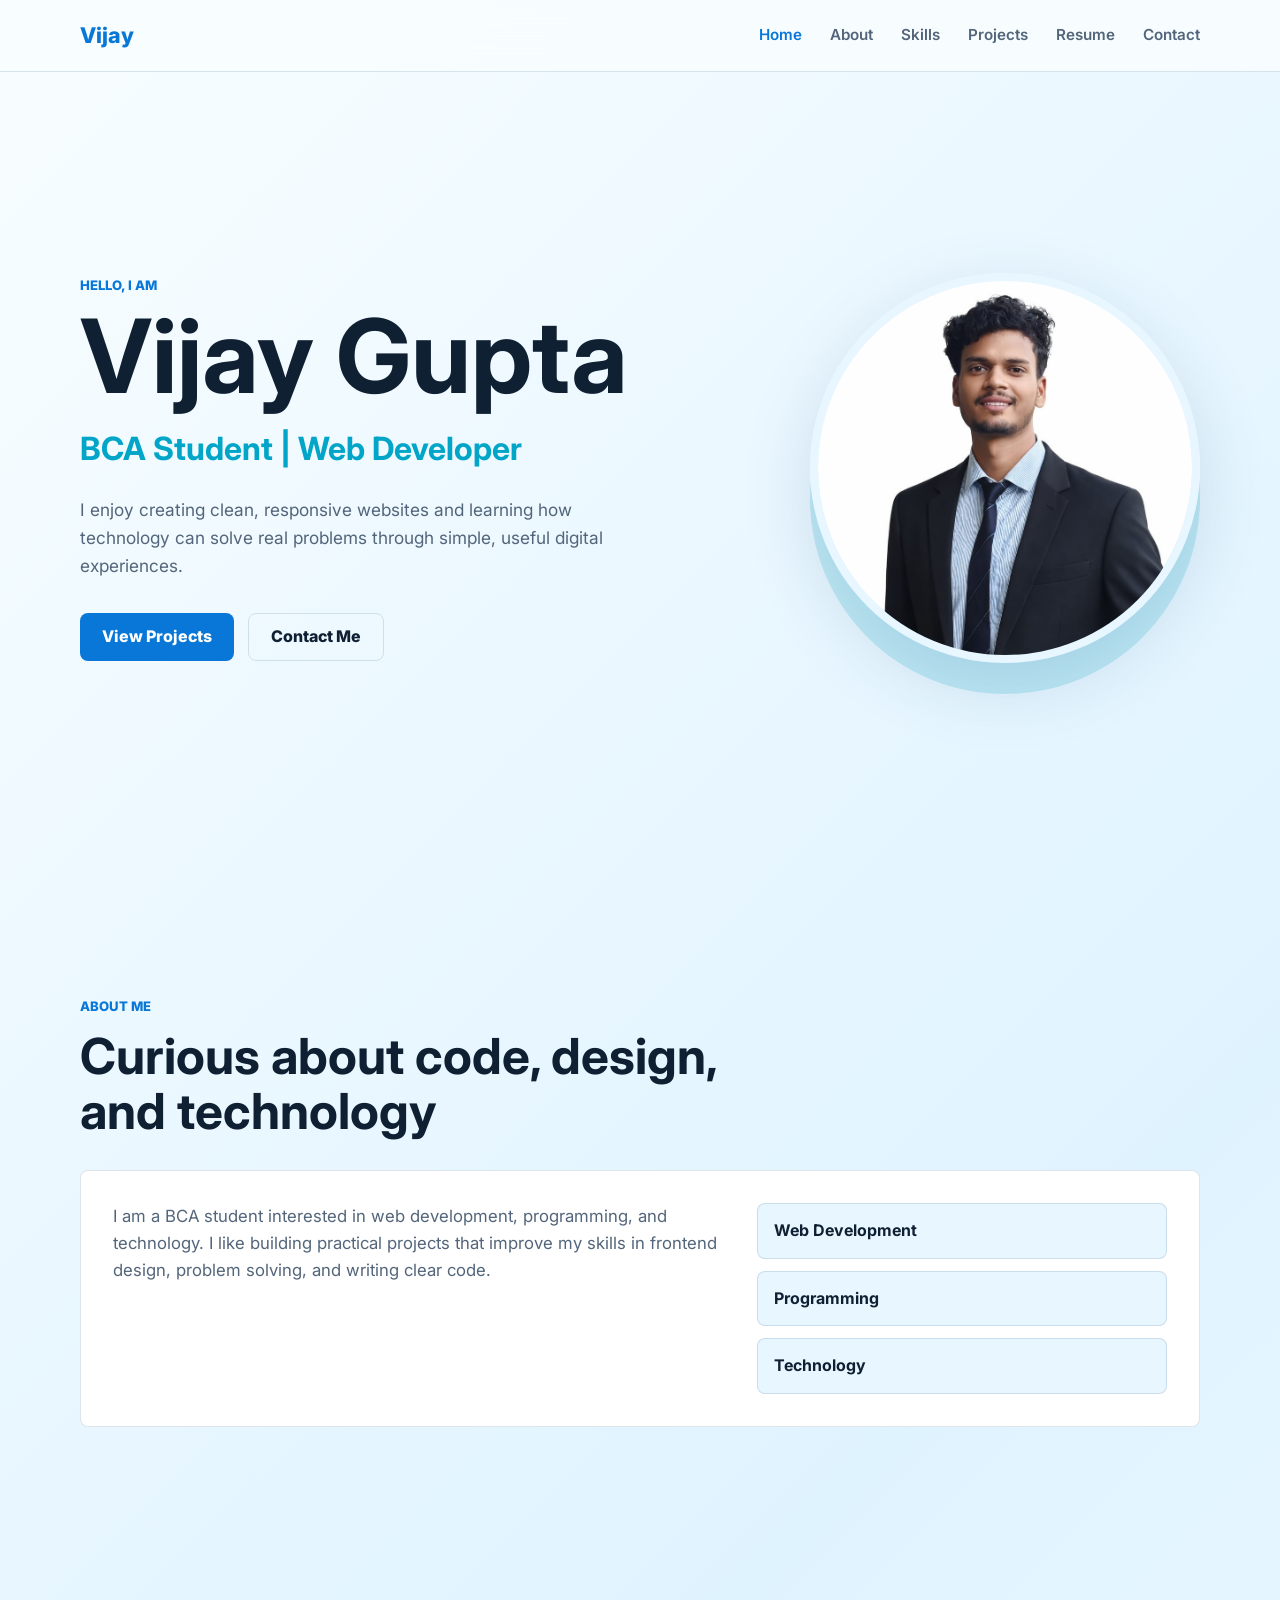
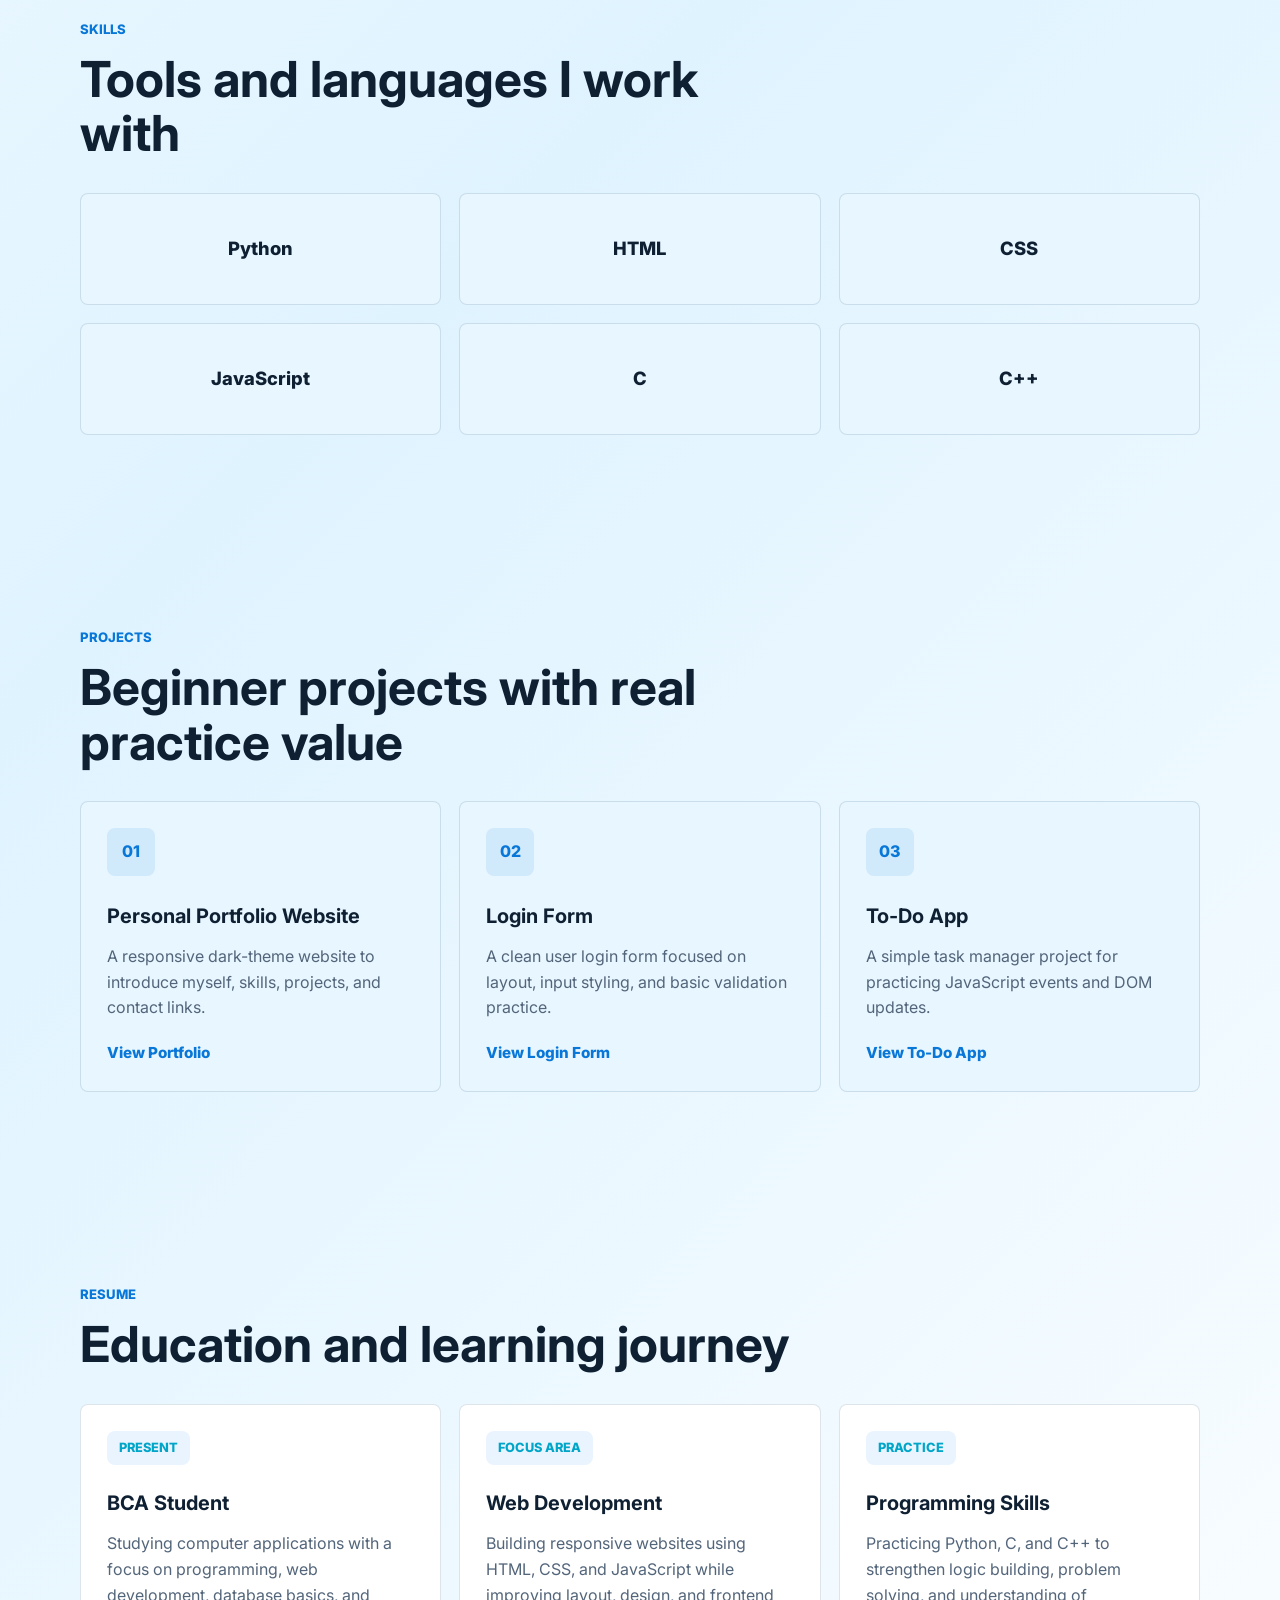
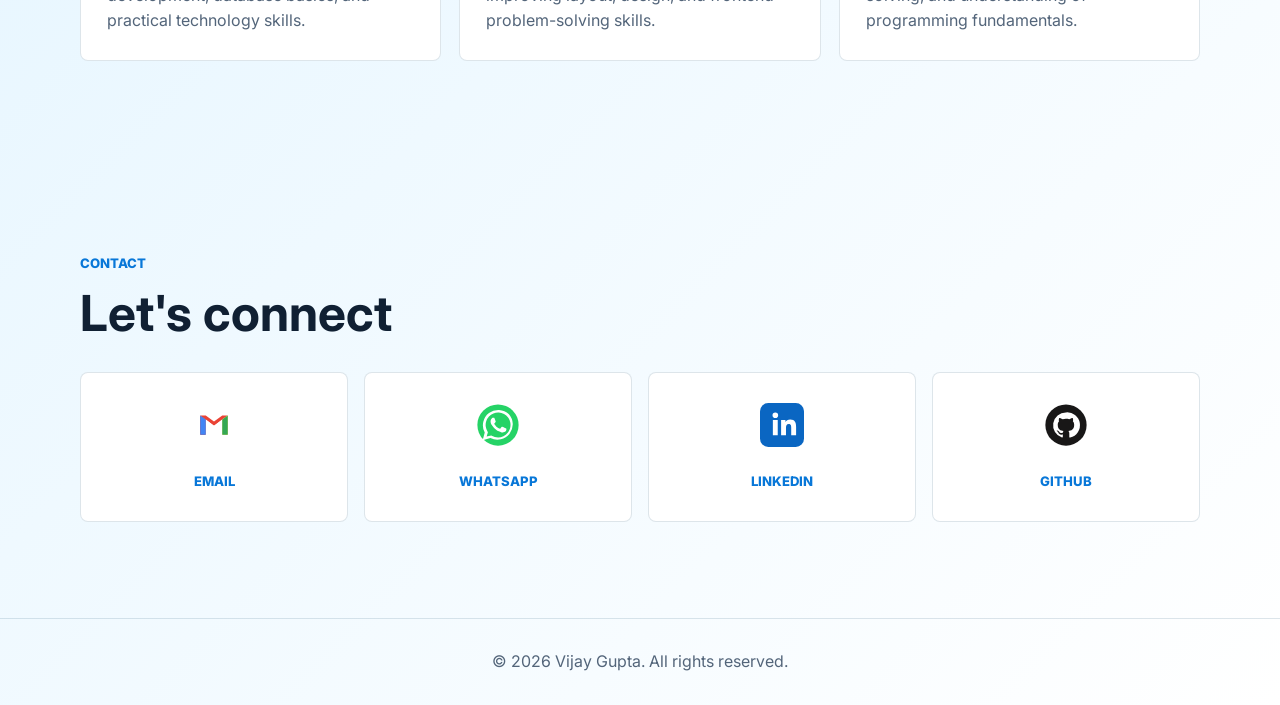
<file: index.html>
<!DOCTYPE html>
<html lang="en">
<head>
  <meta charset="UTF-8">
  <meta name="viewport" content="width=device-width, initial-scale=1.0">
  <title>Vijay Gupta | Portfolio</title>
  <link rel="preconnect" href="https://fonts.googleapis.com">
  <link rel="preconnect" href="https://fonts.gstatic.com" crossorigin>
  <link href="https://fonts.googleapis.com/css2?family=Inter:wght@400;500;600;700;800&display=swap" rel="stylesheet">
  <link rel="stylesheet" href="styles.css">
</head>
<body>
  <header class="site-header">
    <nav class="navbar">
      <a href="#home" class="logo">Vijay</a>

      <button class="menu-toggle" id="menuToggle" aria-label="Open navigation menu" aria-expanded="false">
        <span></span>
        <span></span>
        <span></span>
      </button>

      <ul class="nav-links" id="navLinks">
        <li><a href="#home">Home</a></li>
        <li><a href="#about">About</a></li>
        <li><a href="#skills">Skills</a></li>
        <li><a href="#projects">Projects</a></li>
        <li><a href="#resume">Resume</a></li>
        <li><a href="#contact">Contact</a></li>
      </ul>
    </nav>
  </header>

  <main>
    <section class="hero section" id="home">
      <div class="hero-content reveal">
        <p class="eyebrow">Hello, I am</p>
        <h1>Vijay Gupta</h1>
        <h2>BCA Student | Web Developer</h2>
        <p class="hero-text">
          I enjoy creating clean, responsive websites and learning how technology
          can solve real problems through simple, useful digital experiences.
        </p>
        <div class="hero-actions">
          <a href="#projects" class="btn primary-btn">View Projects</a>
          <a href="#contact" class="btn secondary-btn">Contact Me</a>
        </div>
      </div>

      <div class="hero-visual reveal">
        <img src="assets/profile-photo.jpg" alt="Profile photo of Vijay Gupta">
      </div>
    </section>

    <section class="about section" id="about">
      <div class="section-heading reveal">
        <p class="eyebrow">About Me</p>
        <h2>Curious about code, design, and technology</h2>
      </div>
      <div class="about-content reveal">
        <p>
          I am a BCA student interested in web development, programming, and
          technology. I like building practical projects that improve my skills
          in frontend design, problem solving, and writing clear code.
        </p>
        <div class="about-points">
          <span>Web Development</span>
          <span>Programming</span>
          <span>Technology</span>
        </div>
      </div>
    </section>

    <section class="skills section" id="skills">
      <div class="section-heading reveal">
        <p class="eyebrow">Skills</p>
        <h2>Tools and languages I work with</h2>
      </div>
      <div class="skills-grid">
        <article class="skill-card reveal">Python</article>
        <article class="skill-card reveal">HTML</article>
        <article class="skill-card reveal">CSS</article>
        <article class="skill-card reveal">JavaScript</article>
        <article class="skill-card reveal">C</article>
        <article class="skill-card reveal">C++</article>
      </div>
    </section>

    <section class="projects section" id="projects">
      <div class="section-heading reveal">
        <p class="eyebrow">Projects</p>
        <h2>Beginner projects with real practice value</h2>
      </div>
      <div class="projects-grid">
        <article class="project-card reveal">
          <div class="project-icon">01</div>
          <h3>Personal Portfolio Website</h3>
          <p>A responsive dark-theme website to introduce myself, skills, projects, and contact links.</p>
          <a class="project-link" href="#home">View Portfolio</a>
        </article>
        <article class="project-card reveal">
          <div class="project-icon">02</div>
          <h3>Login Form</h3>
          <p>A clean user login form focused on layout, input styling, and basic validation practice.</p>
          <a class="project-link" href="login.html">View Login Form</a>
        </article>
        <article class="project-card reveal">
          <div class="project-icon">03</div>
          <h3>To-Do App</h3>
          <p>A simple task manager project for practicing JavaScript events and DOM updates.</p>
          <a class="project-link" href="todo.html">View To-Do App</a>
        </article>
      </div>
    </section>

    <section class="resume section" id="resume">
      <div class="section-heading reveal">
        <p class="eyebrow">Resume</p>
        <h2>Education and learning journey</h2>
      </div>
      <div class="resume-content">
        <article class="resume-card reveal">
          <span class="resume-year">Present</span>
          <h3>BCA Student</h3>
          <p>
            Studying computer applications with a focus on programming,
            web development, database basics, and practical technology skills.
          </p>
        </article>
        <article class="resume-card reveal">
          <span class="resume-year">Focus Area</span>
          <h3>Web Development</h3>
          <p>
            Building responsive websites using HTML, CSS, and JavaScript while
            improving layout, design, and frontend problem-solving skills.
          </p>
        </article>
        <article class="resume-card reveal">
          <span class="resume-year">Practice</span>
          <h3>Programming Skills</h3>
          <p>
            Practicing Python, C, and C++ to strengthen logic building,
            problem solving, and understanding of programming fundamentals.
          </p>
        </article>
      </div>
    </section>

    <section class="contact section" id="contact">
      <div class="section-heading reveal">
        <p class="eyebrow">Contact</p>
        <h2>Let's connect</h2>
      </div>
      <div class="contact-content reveal">
        <a href="mailto:vk4390111@gmail.com" aria-label="Email Vijay Gupta">
          <img class="brand-icon" src="assets/gmail-icon.svg" alt="">
          <span>Email</span>
        </a>
        <a href="https://wa.me/917073597970" target="_blank" rel="noopener noreferrer" aria-label="WhatsApp Vijay Gupta">
          <img class="brand-icon" src="assets/whatsapp-icon.svg" alt="">
          <span>WhatsApp</span>
        </a>
        <a href="https://www.linkedin.com/in/vijay-kumar-7110a3376" target="_blank" rel="noopener noreferrer" aria-label="LinkedIn Vijay Gupta">
          <img class="brand-icon" src="assets/linkedin-icon.svg" alt="">
          <span>LinkedIn</span>
        </a>
        <a href="https://github.com/vijay100000" target="_blank" rel="noopener noreferrer" aria-label="GitHub Vijay Gupta">
          <img class="brand-icon" src="assets/github-icon.svg" alt="">
          <span>GitHub</span>
        </a>
      </div>
    </section>
  </main>

  <footer class="footer">
    <p>&copy; 2026 Vijay Gupta. All rights reserved.</p>
  </footer>

  <script src="script.js"></script>
</body>
</html>
</file>
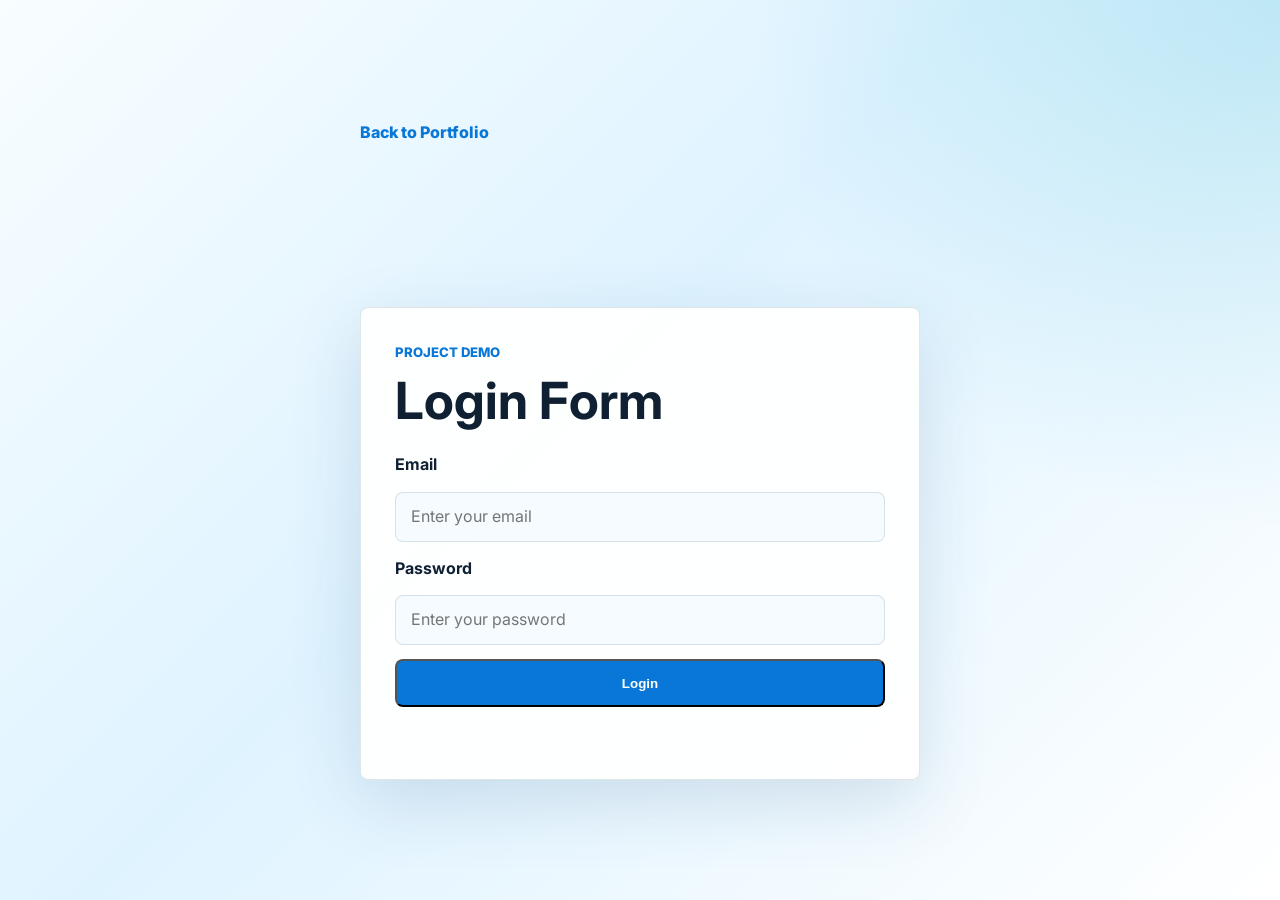
<file: login.html>
<!DOCTYPE html>
<html lang="en">
<head>
  <meta charset="UTF-8">
  <meta name="viewport" content="width=device-width, initial-scale=1.0">
  <title>Login Form | Vijay Gupta</title>
  <link rel="preconnect" href="https://fonts.googleapis.com">
  <link rel="preconnect" href="https://fonts.gstatic.com" crossorigin>
  <link href="https://fonts.googleapis.com/css2?family=Inter:wght@400;500;600;700;800&display=swap" rel="stylesheet">
  <link rel="stylesheet" href="styles.css">
</head>
<body class="project-page">
  <main class="mini-project">
    <a class="back-link" href="index.html#projects">Back to Portfolio</a>
    <section class="login-panel">
      <p class="eyebrow">Project Demo</p>
      <h1>Login Form</h1>
      <form class="login-form" id="loginForm">
        <label for="email">Email</label>
        <input type="email" id="email" placeholder="Enter your email" required>

        <label for="password">Password</label>
        <input type="password" id="password" placeholder="Enter your password" required minlength="6">

        <button class="btn primary-btn" type="submit">Login</button>
        <p class="form-message" id="loginMessage"></p>
      </form>
    </section>
  </main>

  <script src="project-demos.js"></script>
</body>
</html>
</file>
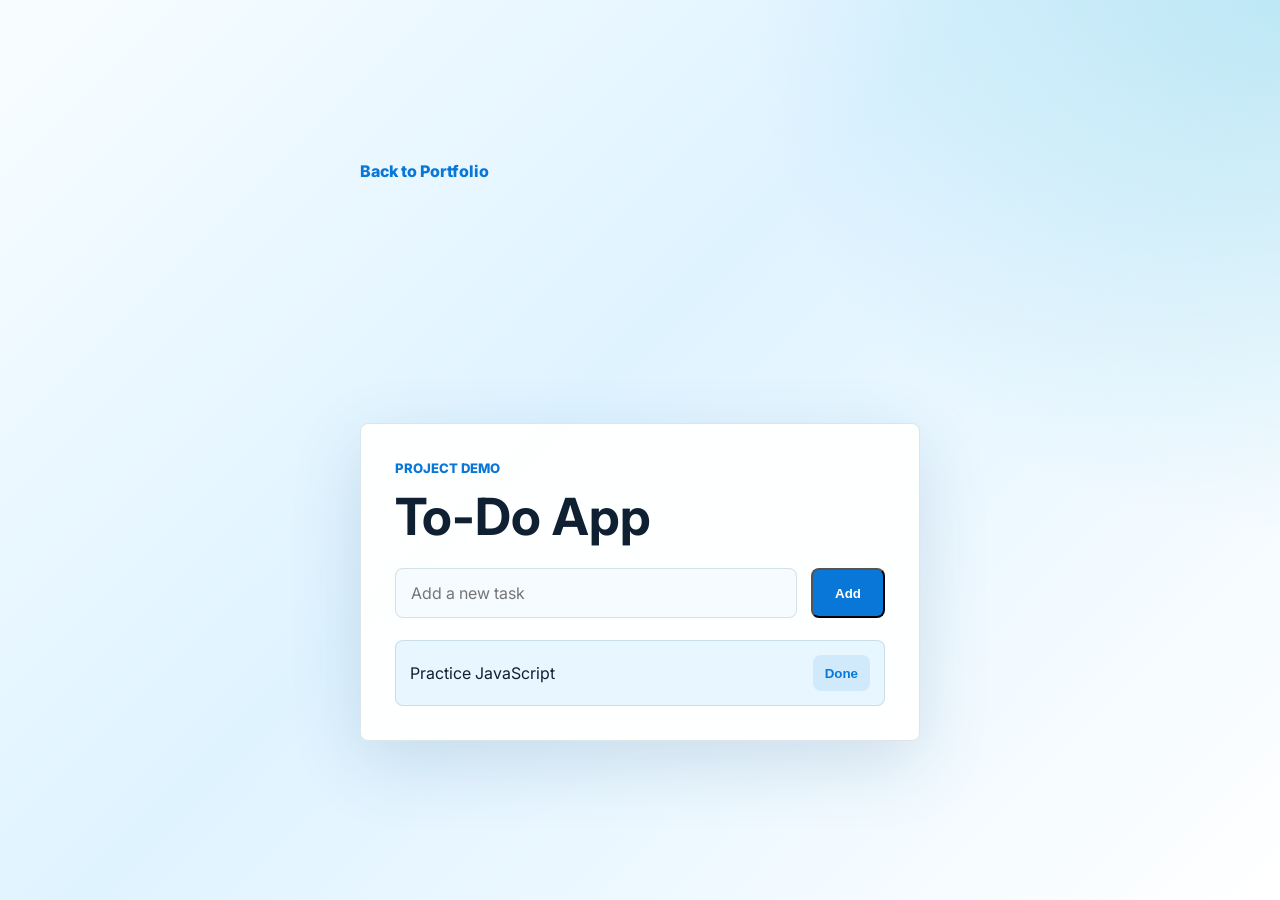
<file: todo.html>
<!DOCTYPE html>
<html lang="en">
<head>
  <meta charset="UTF-8">
  <meta name="viewport" content="width=device-width, initial-scale=1.0">
  <title>To-Do App | Vijay Gupta</title>
  <link rel="preconnect" href="https://fonts.googleapis.com">
  <link rel="preconnect" href="https://fonts.gstatic.com" crossorigin>
  <link href="https://fonts.googleapis.com/css2?family=Inter:wght@400;500;600;700;800&display=swap" rel="stylesheet">
  <link rel="stylesheet" href="styles.css">
</head>
<body class="project-page">
  <main class="mini-project">
    <a class="back-link" href="index.html#projects">Back to Portfolio</a>
    <section class="todo-panel">
      <p class="eyebrow">Project Demo</p>
      <h1>To-Do App</h1>
      <form class="todo-form" id="todoForm">
        <input type="text" id="todoInput" placeholder="Add a new task" required>
        <button class="btn primary-btn" type="submit">Add</button>
      </form>
      <ul class="todo-list" id="todoList">
        <li>
          <span>Practice JavaScript</span>
          <button type="button" aria-label="Remove task">Done</button>
        </li>
      </ul>
    </section>
  </main>

  <script src="project-demos.js"></script>
</body>
</html>
</file>
<file: styles.css>
:root {
  --bg: linear-gradient(135deg, #f8fdff 0%, #dff3ff 45%, #ffffff 100%);
  --bg-soft: #f5fbff;
  --surface: #ffffff;
  --surface-light: #e8f6ff;
  --text: #102033;
  --muted: #53657a;
  --accent: #0877d8;
  --accent-strong: #00a5c8;
  --border: rgba(18, 70, 110, 0.14);
  --shadow: 0 22px 70px rgba(34, 86, 130, 0.16);
}

* {
  box-sizing: border-box;
  margin: 0;
  padding: 0;
}

html {
  scroll-behavior: smooth;
}

body {
  font-family: "Inter", Arial, sans-serif;
  background: var(--bg);
  color: var(--text);
  line-height: 1.6;
}

img {
  display: block;
  max-width: 100%;
}

a {
  color: inherit;
  text-decoration: none;
}

.site-header {
  position: fixed;
  top: 0;
  left: 0;
  z-index: 10;
  width: 100%;
  border-bottom: 1px solid var(--border);
  background: rgba(248, 253, 255, 0.86);
  backdrop-filter: blur(16px);
}

.navbar {
  display: flex;
  align-items: center;
  justify-content: space-between;
  width: min(1120px, calc(100% - 40px));
  margin: 0 auto;
  padding: 18px 0;
}

.logo {
  font-size: 1.35rem;
  font-weight: 800;
  color: var(--accent);
}

.nav-links {
  display: flex;
  align-items: center;
  gap: 28px;
  list-style: none;
}

.nav-links a {
  color: var(--muted);
  font-size: 0.95rem;
  font-weight: 600;
  transition: color 0.25s ease;
}

.nav-links a:hover,
.nav-links a.active {
  color: var(--accent);
}

.menu-toggle {
  display: none;
  width: 42px;
  height: 42px;
  border: 1px solid var(--border);
  border-radius: 8px;
  background: var(--surface);
  cursor: pointer;
}

.menu-toggle span {
  display: block;
  width: 19px;
  height: 2px;
  margin: 5px auto;
  background: var(--text);
  transition: transform 0.25s ease, opacity 0.25s ease;
}

.section {
  width: min(1120px, calc(100% - 40px));
  margin: 0 auto;
  padding: 96px 0;
}

.hero {
  display: grid;
  grid-template-columns: 1.08fr 0.92fr;
  align-items: center;
  gap: 56px;
  min-height: 100vh;
  padding-top: 132px;
}

.eyebrow {
  margin-bottom: 12px;
  color: var(--accent);
  font-size: 0.82rem;
  font-weight: 800;
  letter-spacing: 0;
  text-transform: uppercase;
}

.hero h1 {
  max-width: 760px;
  font-size: clamp(3.2rem, 8vw, 6.6rem);
  line-height: 0.95;
  letter-spacing: 0;
}

.hero h2 {
  margin-top: 18px;
  color: var(--accent-strong);
  font-size: clamp(1.35rem, 3vw, 2rem);
}

.hero-text {
  max-width: 620px;
  margin-top: 22px;
  color: var(--muted);
  font-size: 1.08rem;
}

.hero-actions {
  display: flex;
  flex-wrap: wrap;
  gap: 14px;
  margin-top: 34px;
}

.btn {
  display: inline-flex;
  align-items: center;
  justify-content: center;
  min-height: 48px;
  padding: 0 22px;
  border-radius: 8px;
  font-weight: 800;
  transition: transform 0.25s ease, border-color 0.25s ease, background 0.25s ease;
}

.btn:hover {
  transform: translateY(-3px);
}

.primary-btn {
  background: var(--accent);
  color: #ffffff;
}

.secondary-btn {
  border: 1px solid var(--border);
  color: var(--text);
}

.secondary-btn:hover {
  border-color: var(--accent);
  background: rgba(8, 119, 216, 0.08);
}

.hero-visual {
  position: relative;
}

.hero-visual::before {
  content: "";
  position: absolute;
  inset: 8% 0 auto auto;
  width: min(390px, 88%);
  aspect-ratio: 1;
  border-radius: 50%;
  background: rgba(0, 165, 200, 0.18);
}

.hero-visual img {
  position: relative;
  width: min(390px, 100%);
  aspect-ratio: 1;
  margin-left: auto;
  border: 8px solid var(--surface-light);
  border-radius: 50%;
  box-shadow: var(--shadow);
  object-fit: cover;
  object-position: center top;
}

.section-heading {
  max-width: 720px;
  margin-bottom: 32px;
}

.section-heading h2 {
  font-size: clamp(2rem, 4vw, 3.1rem);
  line-height: 1.1;
}

.about-content {
  display: grid;
  grid-template-columns: 1.2fr 0.8fr;
  gap: 28px;
  align-items: start;
  padding: 32px;
  border: 1px solid var(--border);
  border-radius: 8px;
  background: var(--surface);
}

.about-content p {
  color: var(--muted);
  font-size: 1.05rem;
}

.about-points {
  display: grid;
  gap: 12px;
}

.about-points span,
.skill-card,
.project-card {
  border: 1px solid var(--border);
  background: var(--surface-light);
}

.about-points span {
  padding: 14px 16px;
  border-radius: 8px;
  color: var(--text);
  font-weight: 700;
}

.skills-grid,
.projects-grid,
.resume-content {
  display: grid;
  grid-template-columns: repeat(3, 1fr);
  gap: 18px;
}

.skill-card {
  min-height: 112px;
  display: grid;
  place-items: center;
  border-radius: 8px;
  color: var(--text);
  font-size: 1.15rem;
  font-weight: 800;
  transition: transform 0.25s ease, border-color 0.25s ease;
}

.skill-card:hover,
.project-card:hover {
  border-color: rgba(8, 119, 216, 0.42);
  transform: translateY(-6px);
}

.project-card {
  min-height: 252px;
  padding: 26px;
  border-radius: 8px;
  transition: transform 0.25s ease, border-color 0.25s ease;
}

.project-icon {
  display: grid;
  place-items: center;
  width: 48px;
  height: 48px;
  margin-bottom: 24px;
  border-radius: 8px;
  background: rgba(8, 119, 216, 0.1);
  color: var(--accent);
  font-weight: 800;
}

.project-card h3 {
  margin-bottom: 12px;
  font-size: 1.25rem;
}

.project-card p {
  color: var(--muted);
}

.project-link {
  display: inline-flex;
  align-items: center;
  margin-top: 20px;
  color: var(--accent);
  font-size: 0.95rem;
  font-weight: 800;
}

.project-link:hover {
  color: var(--accent-strong);
}

.resume-card {
  min-height: 250px;
  padding: 26px;
  border: 1px solid var(--border);
  border-radius: 8px;
  background: var(--surface);
  transition: transform 0.25s ease, border-color 0.25s ease;
}

.resume-card:hover {
  border-color: rgba(78, 164, 255, 0.65);
  transform: translateY(-6px);
}

.resume-year {
  display: inline-flex;
  margin-bottom: 22px;
  padding: 7px 12px;
  border-radius: 8px;
  background: rgba(78, 164, 255, 0.12);
  color: var(--accent-strong);
  font-size: 0.8rem;
  font-weight: 800;
  text-transform: uppercase;
}

.resume-card h3 {
  margin-bottom: 12px;
  font-size: 1.25rem;
}

.resume-card p {
  color: var(--muted);
}

.contact-content {
  display: grid;
  grid-template-columns: repeat(4, 1fr);
  gap: 16px;
}

.contact-content a {
  display: grid;
  place-items: center;
  gap: 14px;
  min-height: 150px;
  padding: 24px;
  border: 1px solid var(--border);
  border-radius: 8px;
  background: var(--surface);
  color: var(--muted);
  font-weight: 700;
  overflow-wrap: anywhere;
  transition: color 0.25s ease, border-color 0.25s ease, transform 0.25s ease;
}

.contact-content .brand-icon {
  width: 44px;
  height: 44px;
  object-fit: contain;
}

.contact-content span {
  color: var(--accent);
  font-size: 0.82rem;
  font-weight: 800;
  text-transform: uppercase;
}

.contact-content a:hover {
  border-color: var(--accent);
  color: var(--accent);
  transform: translateY(-4px);
}

.footer {
  padding: 30px 20px;
  border-top: 1px solid var(--border);
  color: var(--muted);
  text-align: center;
}

.project-page {
  min-height: 100vh;
  background: radial-gradient(circle at top right, rgba(0, 165, 200, 0.18), transparent 34%), var(--bg);
}

.mini-project {
  display: grid;
  place-items: center;
  width: min(100% - 32px, 560px);
  min-height: 100vh;
  margin: 0 auto;
  padding: 48px 0;
}

.back-link {
  justify-self: start;
  margin-bottom: 18px;
  color: var(--accent);
  font-weight: 800;
}

.login-panel,
.todo-panel {
  width: 100%;
  padding: 34px;
  border: 1px solid var(--border);
  border-radius: 8px;
  background: rgba(255, 255, 255, 0.94);
  box-shadow: var(--shadow);
}

.login-panel h1,
.todo-panel h1 {
  margin-bottom: 26px;
  font-size: clamp(2rem, 8vw, 3.2rem);
  line-height: 1;
}

.login-form,
.todo-form {
  display: grid;
  gap: 14px;
}

.login-form label {
  color: var(--text);
  font-weight: 700;
}

.login-form input,
.todo-form input {
  width: 100%;
  min-height: 50px;
  padding: 0 15px;
  border: 1px solid var(--border);
  border-radius: 8px;
  background: var(--bg-soft);
  color: var(--text);
  font: inherit;
}

.login-form input:focus,
.todo-form input:focus {
  border-color: var(--accent);
  outline: none;
}

.form-message {
  min-height: 24px;
  color: var(--accent);
  font-weight: 700;
}

.todo-form {
  grid-template-columns: 1fr auto;
}

.todo-list {
  display: grid;
  gap: 12px;
  margin-top: 22px;
  list-style: none;
}

.todo-list li {
  display: flex;
  align-items: center;
  justify-content: space-between;
  gap: 12px;
  padding: 14px;
  border: 1px solid var(--border);
  border-radius: 8px;
  background: var(--surface-light);
}

.todo-list button {
  min-height: 36px;
  padding: 0 12px;
  border: 0;
  border-radius: 8px;
  background: rgba(8, 119, 216, 0.1);
  color: var(--accent);
  font-weight: 800;
  cursor: pointer;
}

.reveal {
  opacity: 0;
  transform: translateY(24px);
  transition: opacity 0.7s ease, transform 0.7s ease;
}

.reveal.visible {
  opacity: 1;
  transform: translateY(0);
}

@media (max-width: 820px) {
  .menu-toggle {
    display: block;
  }

  .menu-toggle.open span:nth-child(1) {
    transform: translateY(7px) rotate(45deg);
  }

  .menu-toggle.open span:nth-child(2) {
    opacity: 0;
  }

  .menu-toggle.open span:nth-child(3) {
    transform: translateY(-7px) rotate(-45deg);
  }

  .nav-links {
    position: absolute;
    top: 78px;
    right: 20px;
    left: 20px;
    display: none;
    flex-direction: column;
    align-items: stretch;
    gap: 0;
    padding: 12px;
    border: 1px solid var(--border);
    border-radius: 8px;
    background: var(--surface);
  }

  .nav-links.open {
    display: flex;
  }

  .nav-links a {
    display: block;
    padding: 13px 12px;
  }

  .hero,
  .about-content {
    grid-template-columns: 1fr;
  }

  .hero {
    gap: 36px;
    min-height: auto;
  }

  .hero-visual img {
    margin: 0;
  }

  .skills-grid,
  .projects-grid,
  .resume-content,
  .contact-content {
    grid-template-columns: 1fr 1fr;
  }
}

@media (max-width: 560px) {
  .navbar,
  .section {
    width: min(100% - 28px, 1120px);
  }

  .section {
    padding: 76px 0;
  }

  .hero {
    padding-top: 118px;
  }

  .hero h1 {
    font-size: 3rem;
  }

  .hero-actions,
  .skills-grid,
  .projects-grid,
  .resume-content,
  .contact-content {
    grid-template-columns: 1fr;
  }

  .hero-actions {
    display: grid;
  }

  .about-content {
    padding: 22px;
  }

  .login-panel,
  .todo-panel {
    padding: 24px;
  }

  .todo-form {
    grid-template-columns: 1fr;
  }
}
</file>
